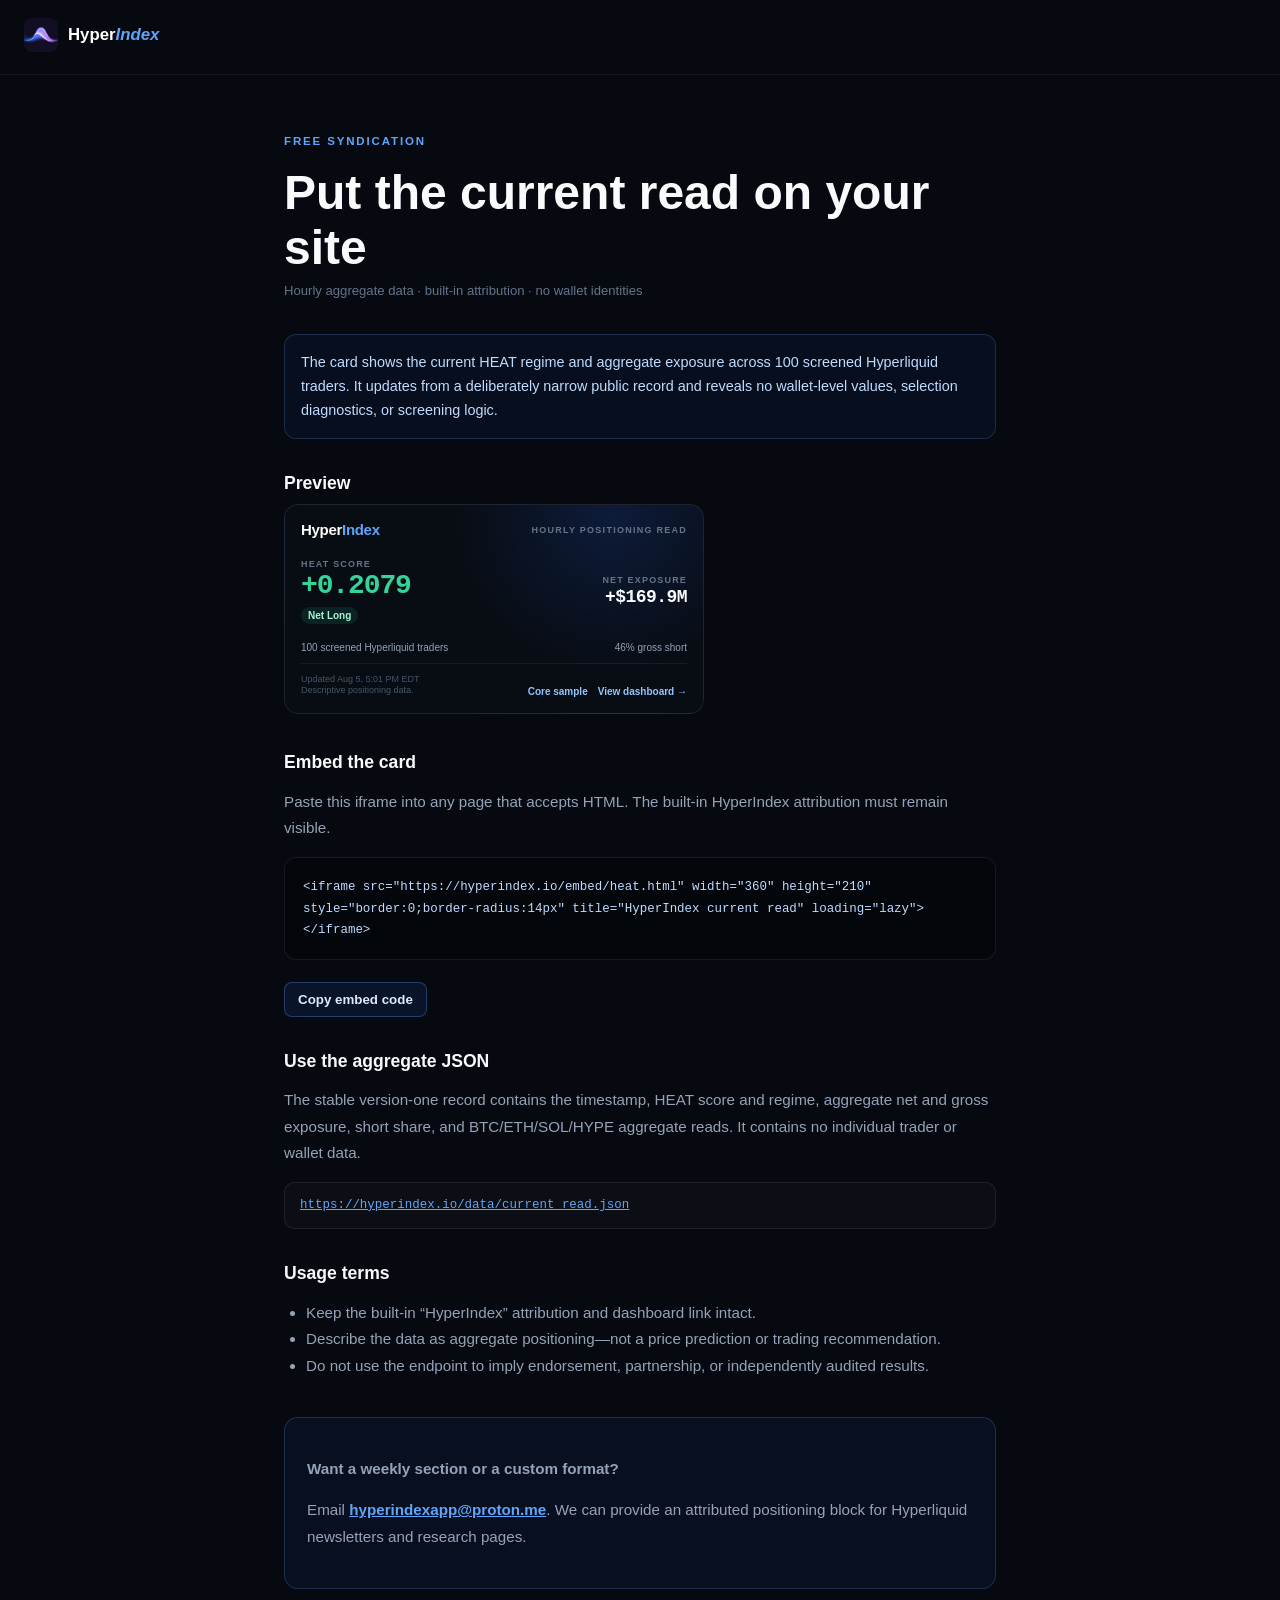
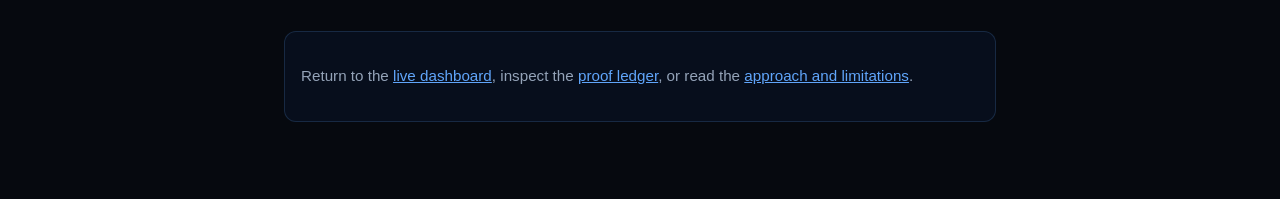
<file: embed.html>
<!DOCTYPE html>
<html lang="en">
<head>
    <meta charset="UTF-8">
    <meta name="viewport" content="width=device-width, initial-scale=1.0">
    <title>Embed the Current HyperIndex Read</title>
    <meta name="description" content="Add the hourly HyperIndex positioning read to a newsletter, research page, or community site with a privacy-safe embed or aggregate JSON endpoint.">
    <link rel="canonical" href="https://hyperindex.io/embed.html">
    <meta property="og:type" content="website">
    <meta property="og:url" content="https://hyperindex.io/embed.html">
    <meta property="og:title" content="Embed the Current HyperIndex Read">
    <meta property="og:description" content="A compact, hourly-updating read from 100 screened Hyperliquid traders.">
    <link rel="icon" type="image/jpeg" href="images/logo-icon.jpg">
    <link rel="stylesheet" href="legal.css">
    <style>
        .embed-preview { width: 100%; max-width: 420px; height: 210px; border: 0; border-radius: 14px; background: #080c13; }
        .code-shell { position: relative; margin: 14px 0; padding: 18px; border: 1px solid rgba(255,255,255,.08); border-radius: 12px; background: #03060a; overflow: auto; }
        .code-shell code { color: #bfdbfe; font: .78rem/1.65 ui-monospace, SFMono-Regular, Menlo, monospace; white-space: pre-wrap; word-break: break-word; }
        .copy-button { margin-top: 8px; padding: 9px 13px; border: 1px solid rgba(96,165,250,.3); border-radius: 8px; background: rgba(37,99,235,.12); color: #dbeafe; cursor: pointer; font-weight: 700; }
        .copy-button:hover { background: rgba(37,99,235,.2); }
        .endpoint { display: block; padding: 13px 15px; border: 1px solid rgba(255,255,255,.08); border-radius: 10px; background: rgba(255,255,255,.025); font: .78rem/1.5 ui-monospace, SFMono-Regular, Menlo, monospace; overflow-wrap: anywhere; }
    </style>
    <script defer src="analytics.js"></script>
</head>
<body>
    <header class="legal-header">
        <a href="index.html" class="brand"><img src="images/logo-icon.jpg" alt=""><span>Hyper<em>Index</em></span></a>
    </header>
    <main class="legal-main">
        <p class="eyebrow">Free syndication</p>
        <h1>Put the current read on your site</h1>
        <div class="legal-meta">Hourly aggregate data · built-in attribution · no wallet identities</div>

        <div class="callout">The card shows the current HEAT regime and aggregate exposure across 100 screened Hyperliquid traders. It updates from a deliberately narrow public record and reveals no wallet-level values, selection diagnostics, or screening logic.</div>

        <h2>Preview</h2>
        <iframe class="embed-preview" src="embed/heat.html" title="HyperIndex current read" loading="lazy"></iframe>

        <h2>Embed the card</h2>
        <p>Paste this iframe into any page that accepts HTML. The built-in HyperIndex attribution must remain visible.</p>
        <div class="code-shell"><code id="embedCode">&lt;iframe src=&quot;https://hyperindex.io/embed/heat.html&quot; width=&quot;360&quot; height=&quot;210&quot; style=&quot;border:0;border-radius:14px&quot; title=&quot;HyperIndex current read&quot; loading=&quot;lazy&quot;&gt;&lt;/iframe&gt;</code></div>
        <button class="copy-button" id="copyButton" type="button">Copy embed code</button>

        <h2>Use the aggregate JSON</h2>
        <p>The stable version-one record contains the timestamp, HEAT score and regime, aggregate net and gross exposure, short share, and BTC/ETH/SOL/HYPE aggregate reads. It contains no individual trader or wallet data.</p>
        <a class="endpoint" href="data/current_read.json">https://hyperindex.io/data/current_read.json</a>

        <h2>Usage terms</h2>
        <ul>
            <li>Keep the built-in “HyperIndex” attribution and dashboard link intact.</li>
            <li>Describe the data as aggregate positioning—not a price prediction or trading recommendation.</li>
            <li>Do not use the endpoint to imply endorsement, partnership, or independently audited results.</li>
        </ul>

        <div class="method-cta">
            <p><strong>Want a weekly section or a custom format?</strong></p>
            <p>Email <a href="mailto:hyperindexapp@proton.me?subject=HyperIndex%20syndication">hyperindexapp@proton.me</a>. We can provide an attributed positioning block for Hyperliquid newsletters and research pages.</p>
        </div>

        <div class="legal-note"><p>Return to the <a href="index.html">live dashboard</a>, inspect the <a href="proof.html">proof ledger</a>, or read the <a href="methodology.html">approach and limitations</a>.</p></div>
    </main>
    <script>
        document.getElementById('copyButton').addEventListener('click', async () => {
            const button = document.getElementById('copyButton');
            const code = document.getElementById('embedCode');
            const value = code.textContent.trim();
            let copied = false;
            try {
                if (navigator.clipboard) {
                    await navigator.clipboard.writeText(value);
                    copied = true;
                }
            } catch (_error) {}
            if (!copied) {
                const range = document.createRange();
                range.selectNodeContents(code);
                const selection = window.getSelection();
                selection.removeAllRanges();
                selection.addRange(range);
                copied = document.execCommand('copy');
                selection.removeAllRanges();
            }
            button.textContent = copied ? 'Copied' : 'Select and copy the code above';
            window.setTimeout(() => { button.textContent = 'Copy embed code'; }, 2200);
        });
    </script>
</body>
</html>
</file>
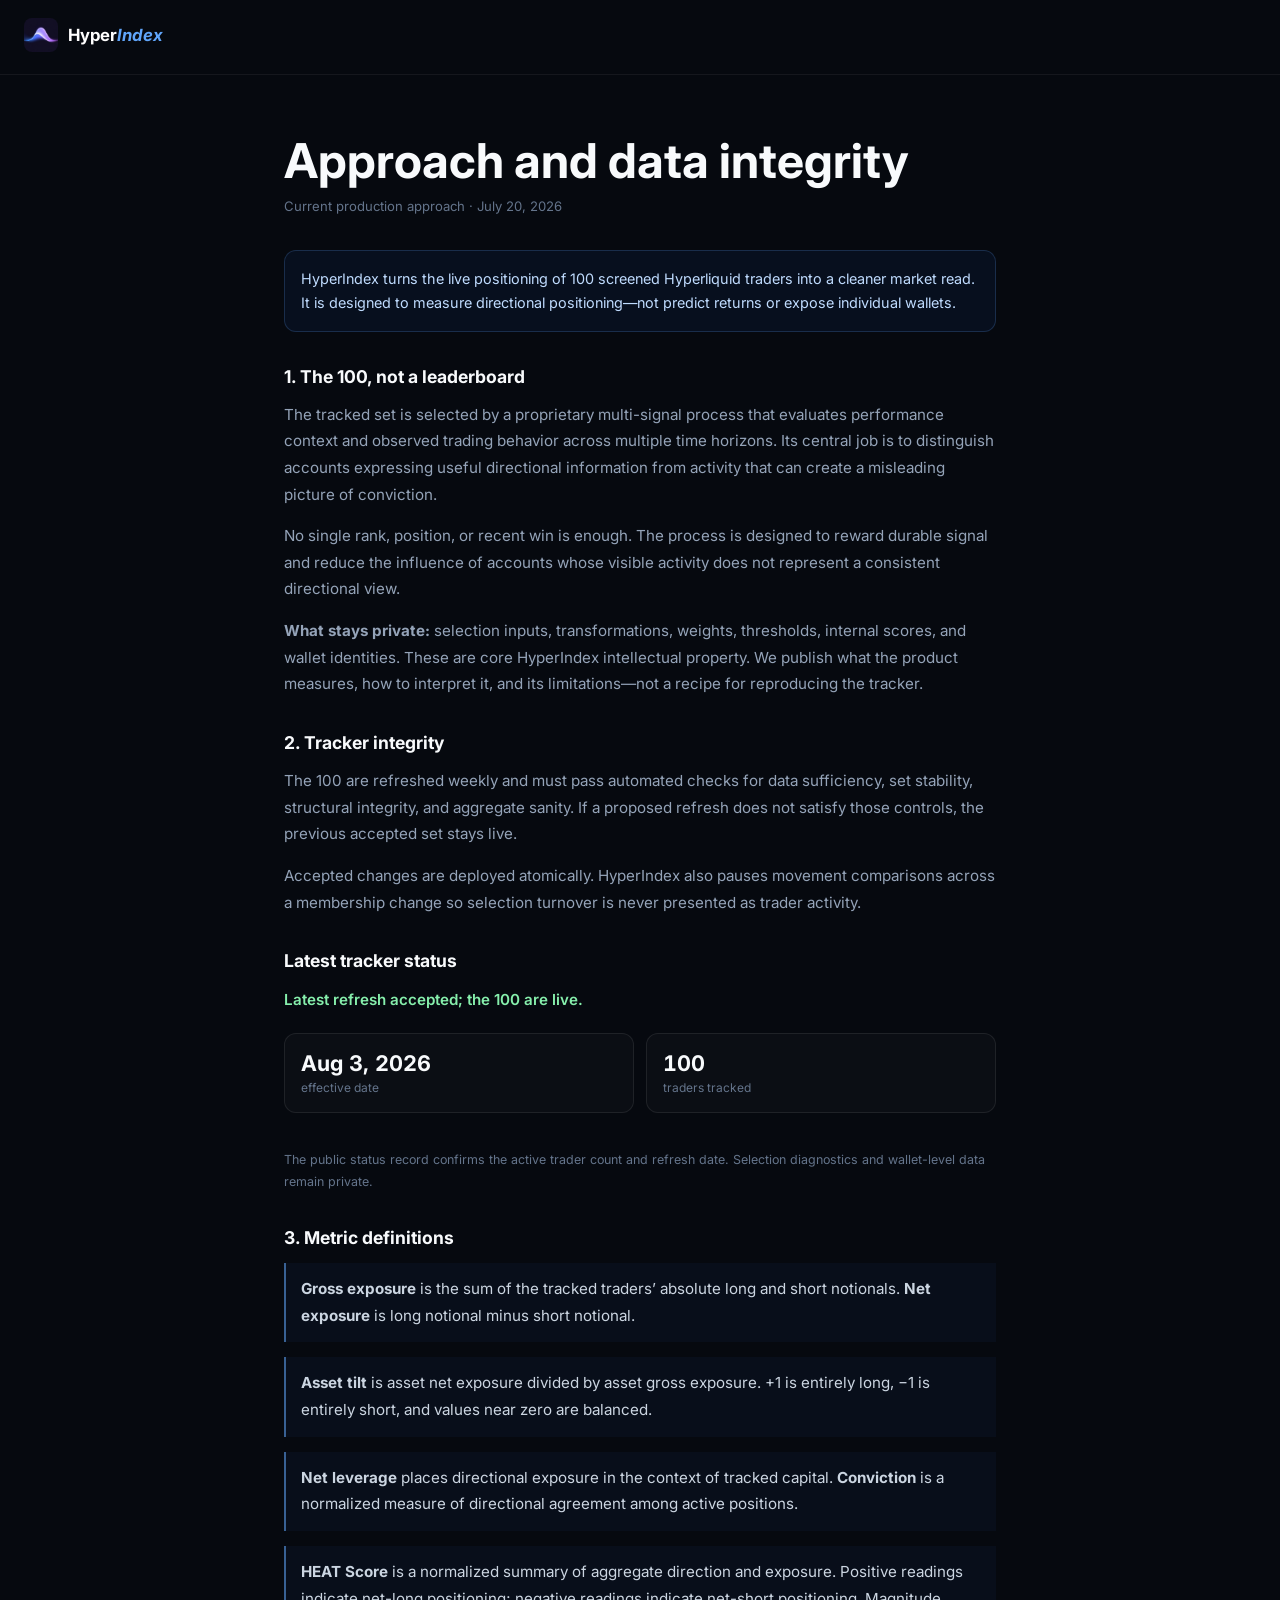
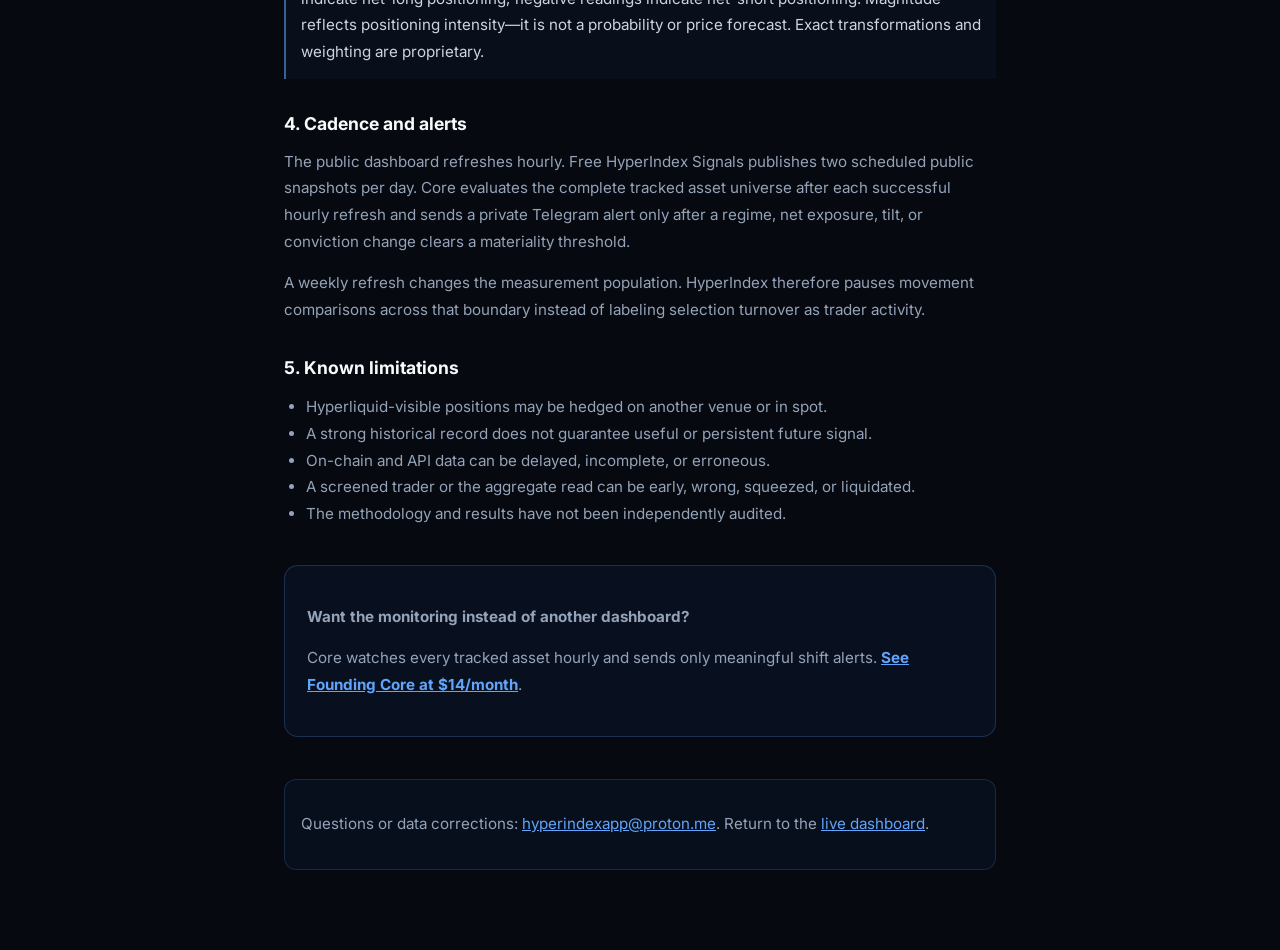
<file: methodology.html>
<!DOCTYPE html>
<html lang="en">
<head>
    <meta charset="UTF-8">
    <meta name="viewport" content="width=device-width, initial-scale=1.0">
    <title>Approach and Data Integrity — HyperIndex</title>
    <meta name="description" content="What HyperIndex measures, how its proprietary 100-trader set is maintained, and how to interpret the HEAT Score and alerts.">
    <link rel="canonical" href="https://hyperindex.io/methodology.html">
    <meta property="og:type" content="website">
    <meta property="og:url" content="https://hyperindex.io/methodology.html">
    <meta property="og:title" content="HyperIndex Approach and Data Integrity">
    <meta property="og:description" content="How to interpret the 100-trader aggregate read, HEAT Score, alert cadence, and known limitations.">
    <link href="https://fonts.googleapis.com/css2?family=Inter:wght@400;500;600;700&display=swap" rel="stylesheet">
    <link rel="icon" type="image/jpeg" href="images/logo-icon.jpg">
    <link rel="stylesheet" href="legal.css">
    <script defer src="analytics.js"></script>
</head>
<body>
    <header class="legal-header">
        <a href="index.html" class="brand"><img src="images/logo-icon.jpg" alt=""><span>Hyper<em>Index</em></span></a>
    </header>
    <main class="legal-main">
        <h1>Approach and data integrity</h1>
        <div class="legal-meta">Current production approach · July 20, 2026</div>

        <div class="callout">HyperIndex turns the live positioning of 100 screened Hyperliquid traders into a cleaner market read. It is designed to measure directional positioning—not predict returns or expose individual wallets.</div>

        <h2>1. The 100, not a leaderboard</h2>
        <p>The tracked set is selected by a proprietary multi-signal process that evaluates performance context and observed trading behavior across multiple time horizons. Its central job is to distinguish accounts expressing useful directional information from activity that can create a misleading picture of conviction.</p>
        <p>No single rank, position, or recent win is enough. The process is designed to reward durable signal and reduce the influence of accounts whose visible activity does not represent a consistent directional view.</p>
        <p><strong>What stays private:</strong> selection inputs, transformations, weights, thresholds, internal scores, and wallet identities. These are core HyperIndex intellectual property. We publish what the product measures, how to interpret it, and its limitations—not a recipe for reproducing the tracker.</p>

        <h2>2. Tracker integrity</h2>
        <p>The 100 are refreshed weekly and must pass automated checks for data sufficiency, set stability, structural integrity, and aggregate sanity. If a proposed refresh does not satisfy those controls, the previous accepted set stays live.</p>
        <p>Accepted changes are deployed atomically. HyperIndex also pauses movement comparisons across a membership change so selection turnover is never presented as trader activity.</p>

        <h2>Latest tracker status</h2>
        <p id="changeStatus" class="status-line">Loading the latest tracker status…</p>
        <div class="method-grid" aria-live="polite">
            <div class="method-stat"><strong id="changeDate">—</strong><span>effective date</span></div>
            <div class="method-stat"><strong id="cohortSize">—</strong><span>traders tracked</span></div>
        </div>
        <p class="fine-print">The public status record confirms the active trader count and refresh date. Selection diagnostics and wallet-level data remain private.</p>

        <h2>3. Metric definitions</h2>
        <p class="formula"><strong>Gross exposure</strong> is the sum of the tracked traders’ absolute long and short notionals. <strong>Net exposure</strong> is long notional minus short notional.</p>
        <p class="formula"><strong>Asset tilt</strong> is asset net exposure divided by asset gross exposure. +1 is entirely long, −1 is entirely short, and values near zero are balanced.</p>
        <p class="formula"><strong>Net leverage</strong> places directional exposure in the context of tracked capital. <strong>Conviction</strong> is a normalized measure of directional agreement among active positions.</p>
        <p class="formula"><strong>HEAT Score</strong> is a normalized summary of aggregate direction and exposure. Positive readings indicate net-long positioning; negative readings indicate net-short positioning. Magnitude reflects positioning intensity—it is not a probability or price forecast. Exact transformations and weighting are proprietary.</p>

        <h2>4. Cadence and alerts</h2>
        <p>The public dashboard refreshes hourly. Free HyperIndex Signals publishes two scheduled public snapshots per day. Core evaluates the complete tracked asset universe after each successful hourly refresh and sends a private Telegram alert only after a regime, net exposure, tilt, or conviction change clears a materiality threshold.</p>
        <p>A weekly refresh changes the measurement population. HyperIndex therefore pauses movement comparisons across that boundary instead of labeling selection turnover as trader activity.</p>

        <h2>5. Known limitations</h2>
        <ul>
            <li>Hyperliquid-visible positions may be hedged on another venue or in spot.</li>
            <li>A strong historical record does not guarantee useful or persistent future signal.</li>
            <li>On-chain and API data can be delayed, incomplete, or erroneous.</li>
            <li>A screened trader or the aggregate read can be early, wrong, squeezed, or liquidated.</li>
            <li>The methodology and results have not been independently audited.</li>
        </ul>

        <div class="method-cta">
            <p><strong>Want the monitoring instead of another dashboard?</strong></p>
            <p>Core watches every tracked asset hourly and sends only meaningful shift alerts. <a href="index.html#core">See Founding Core at $14/month</a>.</p>
        </div>

        <div class="legal-note"><p>Questions or data corrections: <a href="mailto:hyperindexapp@proton.me?subject=HyperIndex%20approach">hyperindexapp@proton.me</a>. Return to the <a href="index.html">live dashboard</a>.</p></div>
    </main>
    <script>
        const formatDate = (value) => {
            const date = new Date(`${value}T12:00:00`);
            return Number.isNaN(date.getTime()) ? value : date.toLocaleDateString('en-US', { month: 'short', day: 'numeric', year: 'numeric' });
        };

        fetch('data/cohort_change_latest.json', { cache: 'no-store' })
            .then((response) => {
                if (!response.ok) throw new Error('change record unavailable');
                return response.json();
            })
            .then((record) => {
                document.getElementById('changeStatus').textContent = record.status === 'deployed'
                    ? 'Latest refresh accepted; the 100 are live.'
                    : `Latest tracker status: ${record.status}`;
                document.getElementById('changeDate').textContent = formatDate(record.effective_date);
                document.getElementById('cohortSize').textContent = Number(record.cohort_size).toLocaleString();
            })
            .catch(() => {
                document.getElementById('changeStatus').textContent = 'The latest public change record is temporarily unavailable; the live dashboard remains on the last accepted set.';
            });
    </script>
</body>
</html>
</file>
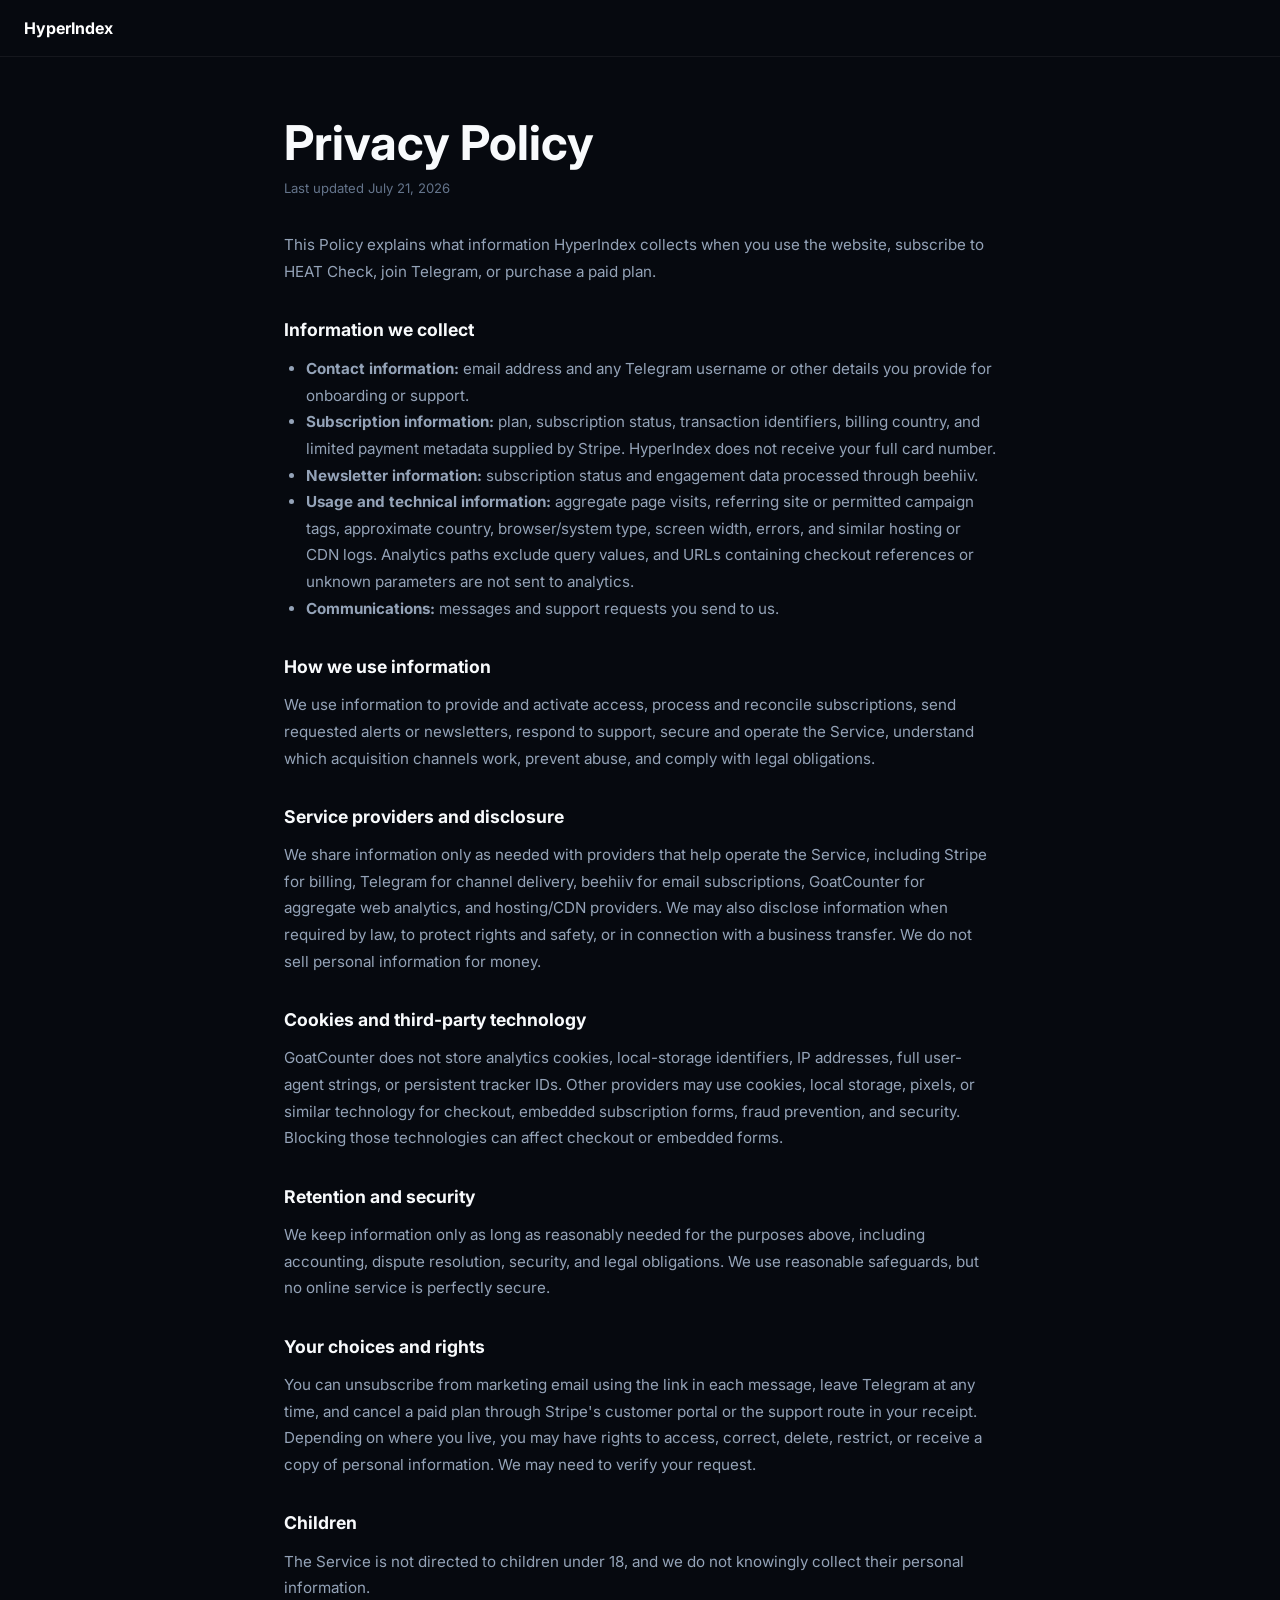
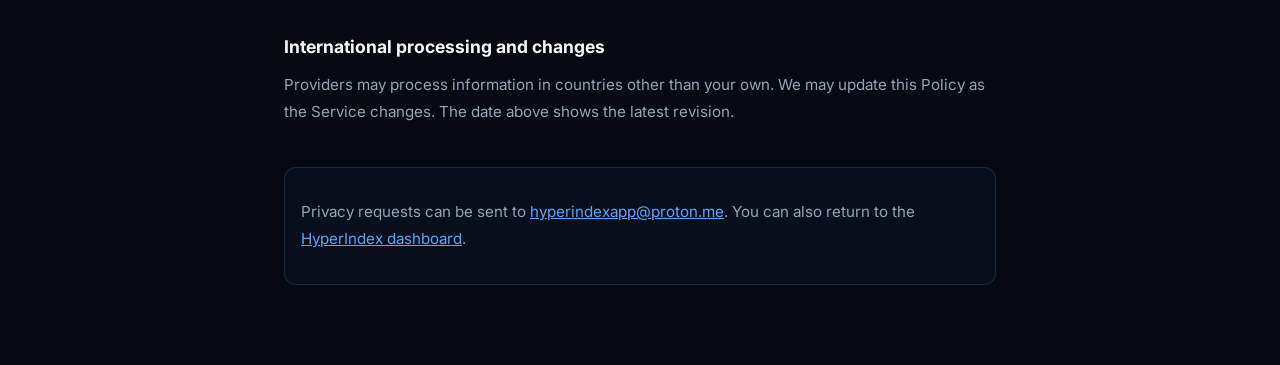
<file: privacy.html>
<!DOCTYPE html>
<html lang="en">
<head>
    <meta charset="UTF-8">
    <meta name="viewport" content="width=device-width, initial-scale=1.0">
    <title>Privacy Policy — HyperIndex</title>
    <meta name="description" content="HyperIndex privacy policy.">
    <link rel="canonical" href="https://hyperindex.io/privacy.html">
    <link href="https://fonts.googleapis.com/css2?family=Inter:wght@400;500;600;700&display=swap" rel="stylesheet">
    <link rel="icon" type="image/jpeg" href="images/logo-icon.jpg">
    <link rel="stylesheet" href="legal.css">
    <script defer src="analytics.js"></script>
</head>
<body>
    <header class="legal-header"><a href="index.html">HyperIndex</a></header>
    <main class="legal-main">
        <h1>Privacy Policy</h1>
        <div class="legal-meta">Last updated July 21, 2026</div>

        <p>This Policy explains what information HyperIndex collects when you use the website, subscribe to HEAT Check, join Telegram, or purchase a paid plan.</p>

        <h2>Information we collect</h2>
        <ul>
            <li><strong>Contact information:</strong> email address and any Telegram username or other details you provide for onboarding or support.</li>
            <li><strong>Subscription information:</strong> plan, subscription status, transaction identifiers, billing country, and limited payment metadata supplied by Stripe. HyperIndex does not receive your full card number.</li>
            <li><strong>Newsletter information:</strong> subscription status and engagement data processed through beehiiv.</li>
            <li><strong>Usage and technical information:</strong> aggregate page visits, referring site or permitted campaign tags, approximate country, browser/system type, screen width, errors, and similar hosting or CDN logs. Analytics paths exclude query values, and URLs containing checkout references or unknown parameters are not sent to analytics.</li>
            <li><strong>Communications:</strong> messages and support requests you send to us.</li>
        </ul>

        <h2>How we use information</h2>
        <p>We use information to provide and activate access, process and reconcile subscriptions, send requested alerts or newsletters, respond to support, secure and operate the Service, understand which acquisition channels work, prevent abuse, and comply with legal obligations.</p>

        <h2>Service providers and disclosure</h2>
        <p>We share information only as needed with providers that help operate the Service, including Stripe for billing, Telegram for channel delivery, beehiiv for email subscriptions, GoatCounter for aggregate web analytics, and hosting/CDN providers. We may also disclose information when required by law, to protect rights and safety, or in connection with a business transfer. We do not sell personal information for money.</p>

        <h2>Cookies and third-party technology</h2>
        <p>GoatCounter does not store analytics cookies, local-storage identifiers, IP addresses, full user-agent strings, or persistent tracker IDs. Other providers may use cookies, local storage, pixels, or similar technology for checkout, embedded subscription forms, fraud prevention, and security. Blocking those technologies can affect checkout or embedded forms.</p>

        <h2>Retention and security</h2>
        <p>We keep information only as long as reasonably needed for the purposes above, including accounting, dispute resolution, security, and legal obligations. We use reasonable safeguards, but no online service is perfectly secure.</p>

        <h2>Your choices and rights</h2>
        <p>You can unsubscribe from marketing email using the link in each message, leave Telegram at any time, and cancel a paid plan through Stripe's customer portal or the support route in your receipt. Depending on where you live, you may have rights to access, correct, delete, restrict, or receive a copy of personal information. We may need to verify your request.</p>

        <h2>Children</h2>
        <p>The Service is not directed to children under 18, and we do not knowingly collect their personal information.</p>

        <h2>International processing and changes</h2>
        <p>Providers may process information in countries other than your own. We may update this Policy as the Service changes. The date above shows the latest revision.</p>

        <div class="legal-note"><p>Privacy requests can be sent to <a href="mailto:hyperindexapp@proton.me?subject=HyperIndex%20privacy%20request">hyperindexapp@proton.me</a>. You can also return to the <a href="index.html">HyperIndex dashboard</a>.</p></div>
    </main>
</body>
</html>
</file>
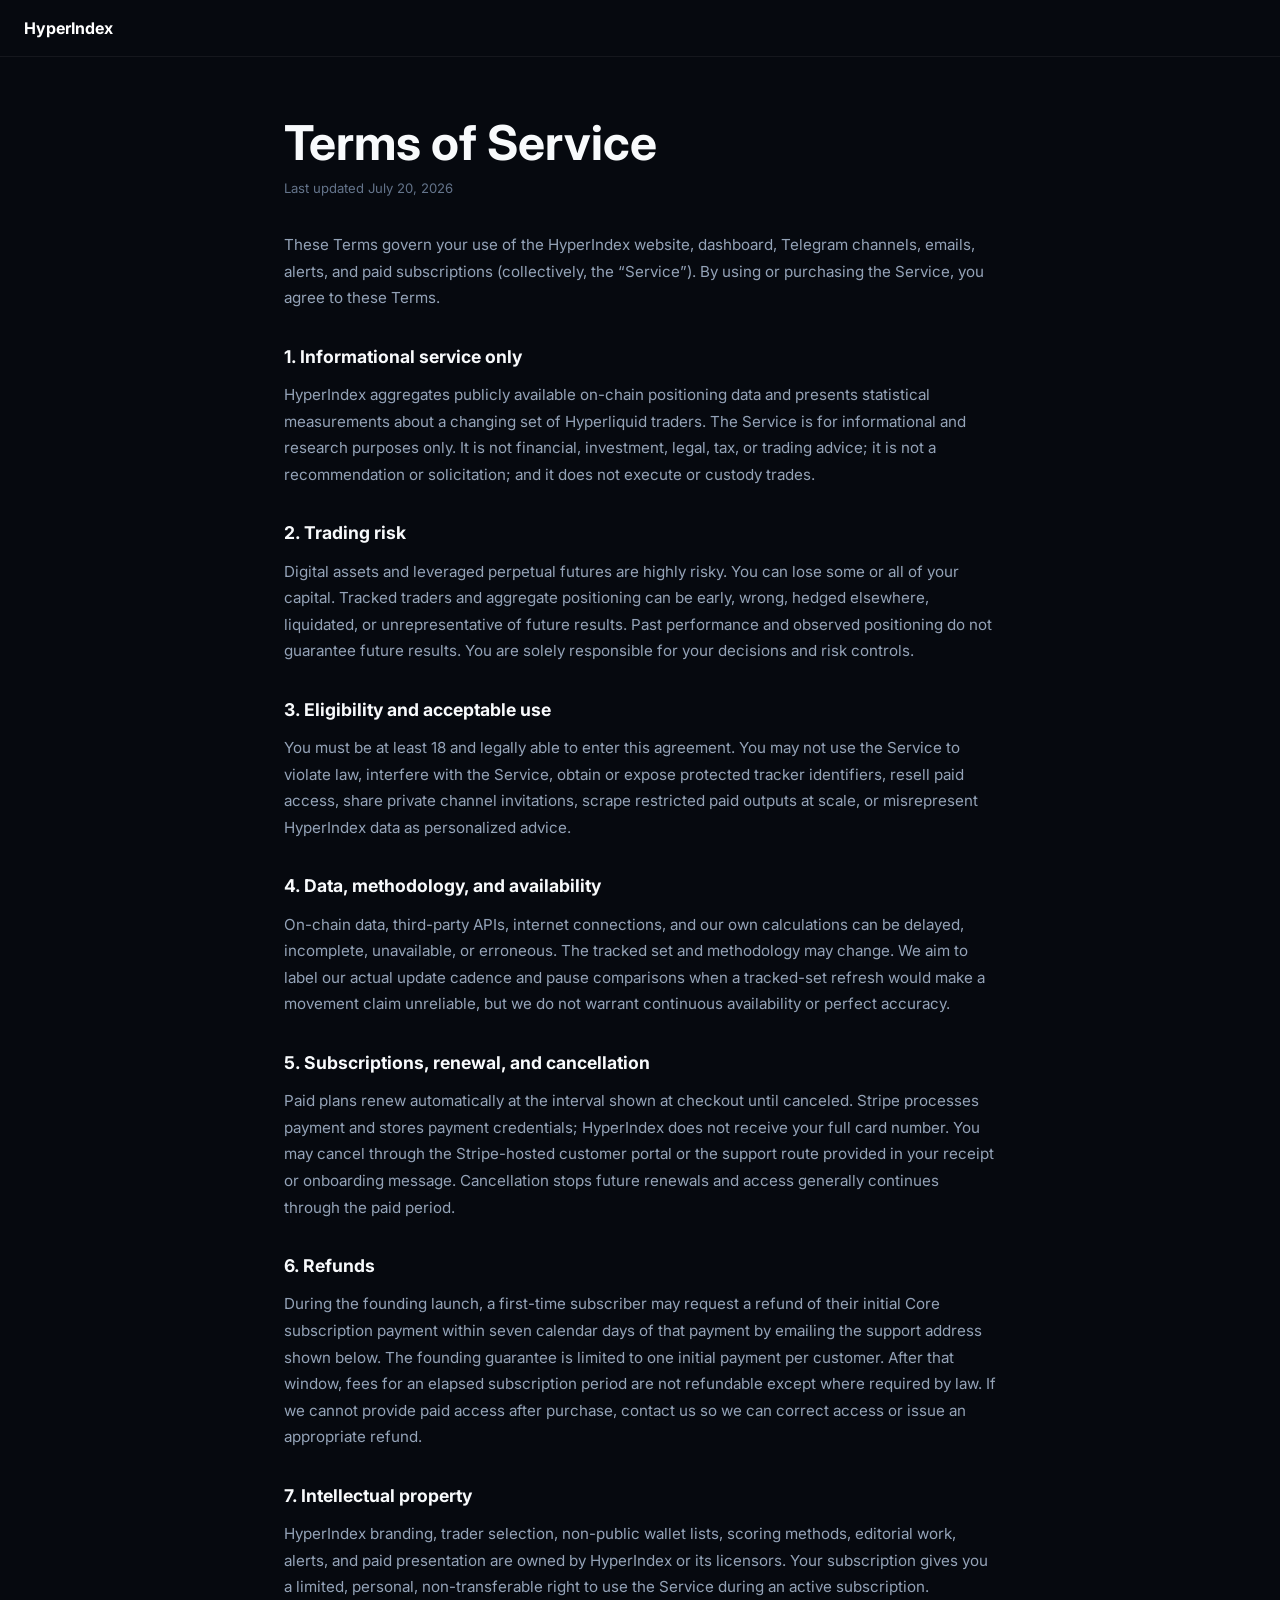
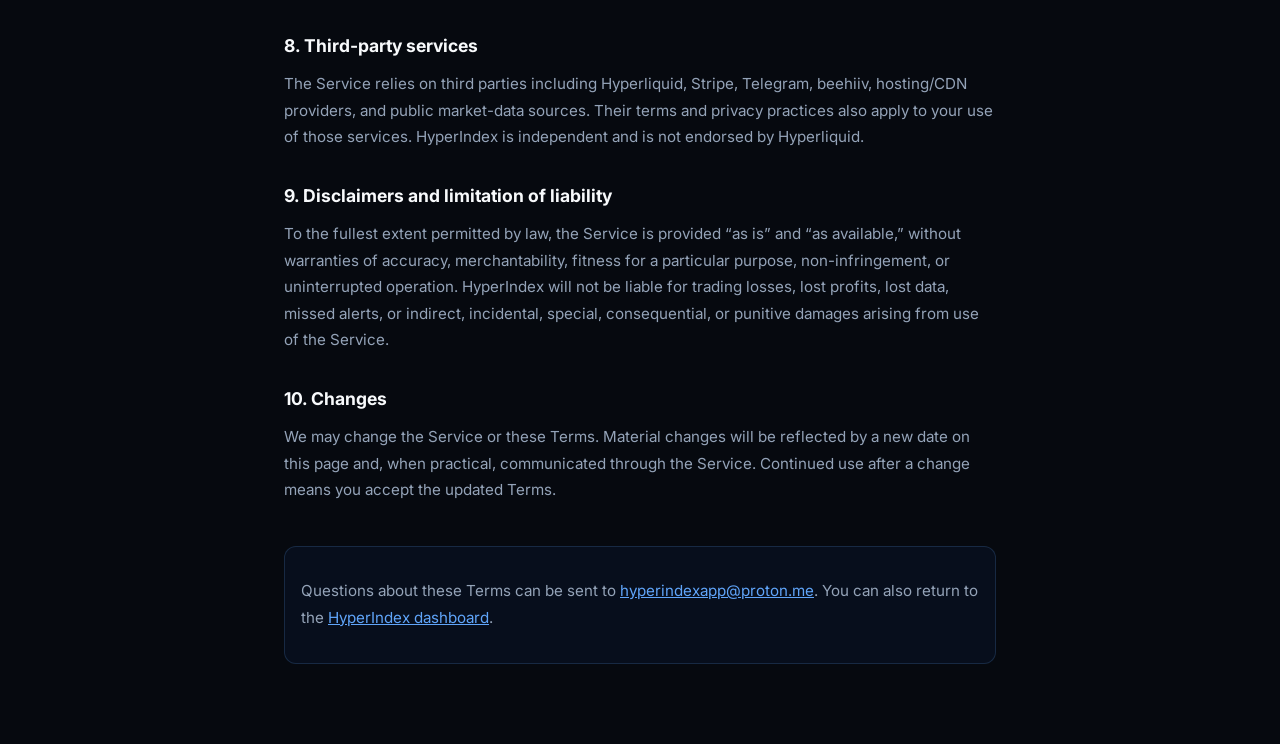
<file: terms.html>
<!DOCTYPE html>
<html lang="en">
<head>
    <meta charset="UTF-8">
    <meta name="viewport" content="width=device-width, initial-scale=1.0">
    <title>Terms of Service — HyperIndex</title>
    <meta name="description" content="HyperIndex terms of service.">
    <link rel="canonical" href="https://hyperindex.io/terms.html">
    <link href="https://fonts.googleapis.com/css2?family=Inter:wght@400;500;600;700&display=swap" rel="stylesheet">
    <link rel="icon" type="image/jpeg" href="images/logo-icon.jpg">
    <link rel="stylesheet" href="legal.css">
    <script defer src="analytics.js"></script>
</head>
<body>
    <header class="legal-header"><a href="index.html">HyperIndex</a></header>
    <main class="legal-main">
        <h1>Terms of Service</h1>
        <div class="legal-meta">Last updated July 20, 2026</div>

        <p>These Terms govern your use of the HyperIndex website, dashboard, Telegram channels, emails, alerts, and paid subscriptions (collectively, the “Service”). By using or purchasing the Service, you agree to these Terms.</p>

        <h2>1. Informational service only</h2>
        <p>HyperIndex aggregates publicly available on-chain positioning data and presents statistical measurements about a changing set of Hyperliquid traders. The Service is for informational and research purposes only. It is not financial, investment, legal, tax, or trading advice; it is not a recommendation or solicitation; and it does not execute or custody trades.</p>

        <h2>2. Trading risk</h2>
        <p>Digital assets and leveraged perpetual futures are highly risky. You can lose some or all of your capital. Tracked traders and aggregate positioning can be early, wrong, hedged elsewhere, liquidated, or unrepresentative of future results. Past performance and observed positioning do not guarantee future results. You are solely responsible for your decisions and risk controls.</p>

        <h2>3. Eligibility and acceptable use</h2>
        <p>You must be at least 18 and legally able to enter this agreement. You may not use the Service to violate law, interfere with the Service, obtain or expose protected tracker identifiers, resell paid access, share private channel invitations, scrape restricted paid outputs at scale, or misrepresent HyperIndex data as personalized advice.</p>

        <h2>4. Data, methodology, and availability</h2>
        <p>On-chain data, third-party APIs, internet connections, and our own calculations can be delayed, incomplete, unavailable, or erroneous. The tracked set and methodology may change. We aim to label our actual update cadence and pause comparisons when a tracked-set refresh would make a movement claim unreliable, but we do not warrant continuous availability or perfect accuracy.</p>

        <h2>5. Subscriptions, renewal, and cancellation</h2>
        <p>Paid plans renew automatically at the interval shown at checkout until canceled. Stripe processes payment and stores payment credentials; HyperIndex does not receive your full card number. You may cancel through the Stripe-hosted customer portal or the support route provided in your receipt or onboarding message. Cancellation stops future renewals and access generally continues through the paid period.</p>

        <h2>6. Refunds</h2>
        <p>During the founding launch, a first-time subscriber may request a refund of their initial Core subscription payment within seven calendar days of that payment by emailing the support address shown below. The founding guarantee is limited to one initial payment per customer. After that window, fees for an elapsed subscription period are not refundable except where required by law. If we cannot provide paid access after purchase, contact us so we can correct access or issue an appropriate refund.</p>

        <h2>7. Intellectual property</h2>
        <p>HyperIndex branding, trader selection, non-public wallet lists, scoring methods, editorial work, alerts, and paid presentation are owned by HyperIndex or its licensors. Your subscription gives you a limited, personal, non-transferable right to use the Service during an active subscription.</p>

        <h2>8. Third-party services</h2>
        <p>The Service relies on third parties including Hyperliquid, Stripe, Telegram, beehiiv, hosting/CDN providers, and public market-data sources. Their terms and privacy practices also apply to your use of those services. HyperIndex is independent and is not endorsed by Hyperliquid.</p>

        <h2>9. Disclaimers and limitation of liability</h2>
        <p>To the fullest extent permitted by law, the Service is provided “as is” and “as available,” without warranties of accuracy, merchantability, fitness for a particular purpose, non-infringement, or uninterrupted operation. HyperIndex will not be liable for trading losses, lost profits, lost data, missed alerts, or indirect, incidental, special, consequential, or punitive damages arising from use of the Service.</p>

        <h2>10. Changes</h2>
        <p>We may change the Service or these Terms. Material changes will be reflected by a new date on this page and, when practical, communicated through the Service. Continued use after a change means you accept the updated Terms.</p>

        <div class="legal-note"><p>Questions about these Terms can be sent to <a href="mailto:hyperindexapp@proton.me?subject=HyperIndex%20Terms">hyperindexapp@proton.me</a>. You can also return to the <a href="index.html">HyperIndex dashboard</a>.</p></div>
    </main>
</body>
</html>
</file>
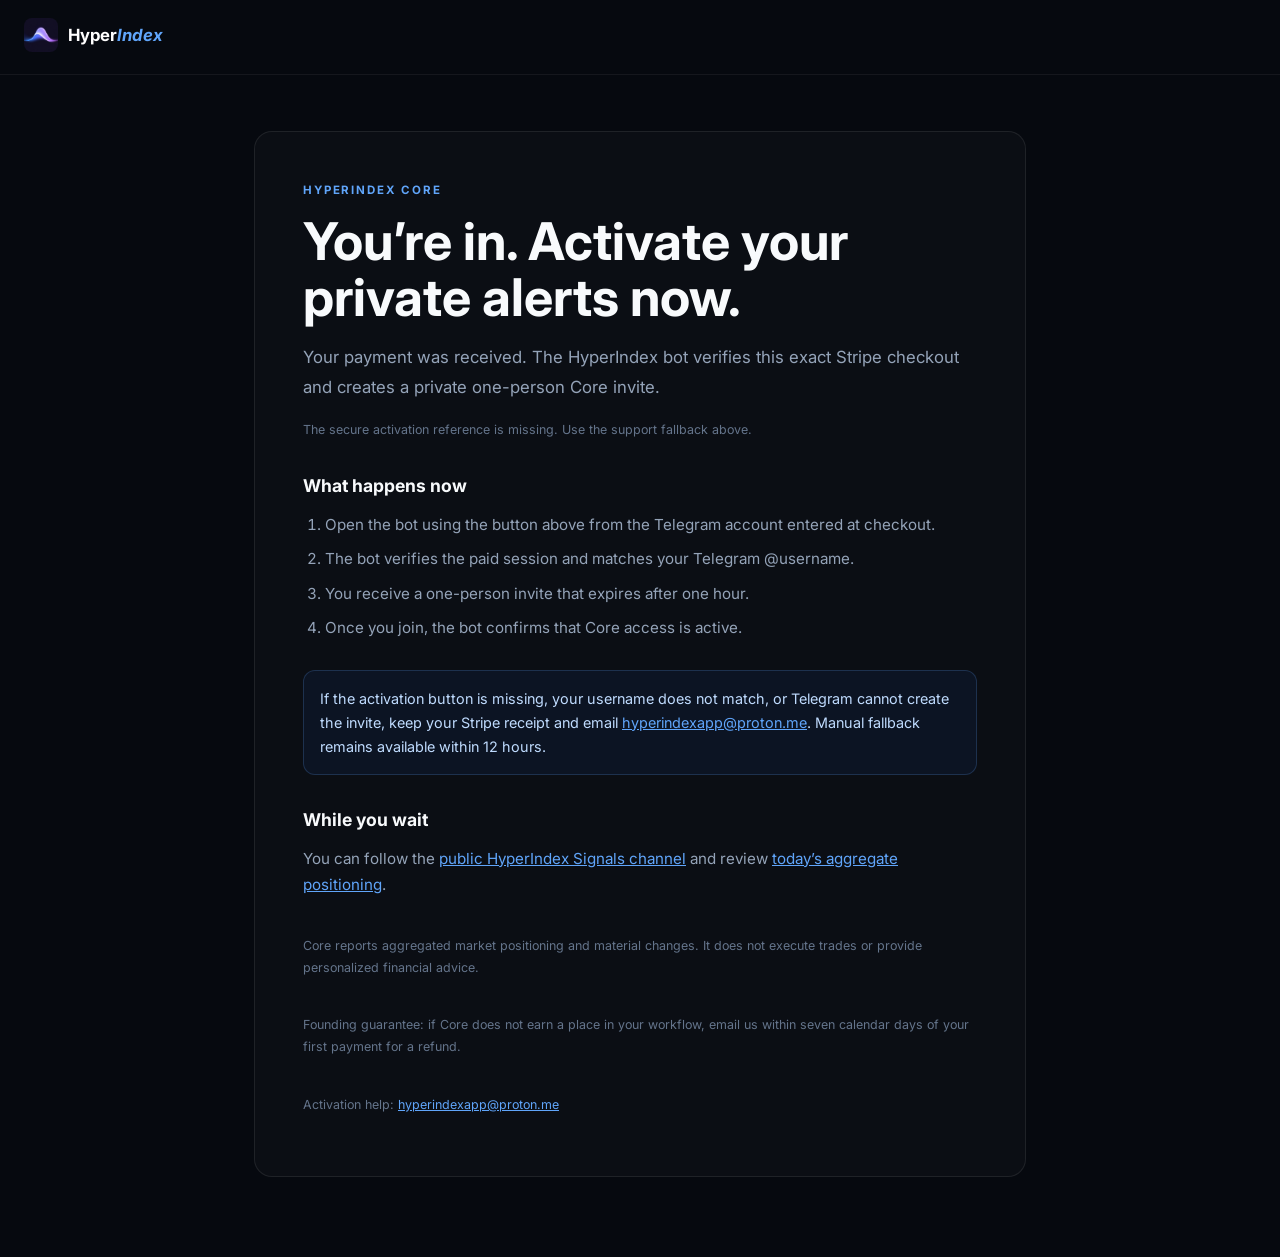
<file: welcome.html>
<!DOCTYPE html>
<html lang="en">
<head>
    <meta charset="UTF-8">
    <meta name="viewport" content="width=device-width, initial-scale=1.0">
    <meta name="robots" content="noindex">
    <title>Welcome to HyperIndex Core</title>
    <link href="https://fonts.googleapis.com/css2?family=Inter:wght@400;500;600;700&display=swap" rel="stylesheet">
    <link rel="icon" type="image/jpeg" href="images/logo-icon.jpg">
    <link rel="stylesheet" href="legal.css">
    <script defer src="analytics.js"></script>
</head>
<body>
    <header class="legal-header">
        <a href="index.html" class="brand" aria-label="HyperIndex home">
            <img src="images/logo-icon.jpg" alt="">
            <span>Hyper<em>Index</em></span>
        </a>
    </header>
    <main class="legal-shell">
        <article class="legal-card">
            <p class="eyebrow">HyperIndex Core</p>
            <h1>You’re in. Activate your private alerts now.</h1>
            <p class="lede">Your payment was received. The HyperIndex bot verifies this exact Stripe checkout and creates a private one-person Core invite.</p>

            <a id="activateCore" class="primary-action hidden" href="#" rel="noopener">Activate Core in Telegram</a>
            <p id="activationStatus" class="activation-status"></p>

            <h2>What happens now</h2>
            <ol>
                <li>Open the bot using the button above from the Telegram account entered at checkout.</li>
                <li>The bot verifies the paid session and matches your Telegram @username.</li>
                <li>You receive a one-person invite that expires after one hour.</li>
                <li>Once you join, the bot confirms that Core access is active.</li>
            </ol>

            <div class="callout">
                If the activation button is missing, your username does not match, or Telegram cannot create the invite, keep your Stripe receipt and email <a href="mailto:hyperindexapp@proton.me?subject=HyperIndex%20Core%20activation">hyperindexapp@proton.me</a>. Manual fallback remains available within 12 hours.
            </div>

            <h2>While you wait</h2>
            <p>You can follow the <a href="https://t.me/HyperIndexSignals" target="_blank" rel="noopener">public HyperIndex Signals channel</a> and review <a href="index.html#dashboard">today’s aggregate positioning</a>.</p>

            <p class="fine-print">Core reports aggregated market positioning and material changes. It does not execute trades or provide personalized financial advice.</p>
            <p class="fine-print">Founding guarantee: if Core does not earn a place in your workflow, email us within seven calendar days of your first payment for a refund.</p>
            <p class="fine-print">Activation help: <a href="mailto:hyperindexapp@proton.me?subject=HyperIndex%20Core%20support">hyperindexapp@proton.me</a></p>
        </article>
    </main>
    <script>
        (() => {
            const button = document.getElementById('activateCore');
            const status = document.getElementById('activationStatus');
            const sessionId = new URLSearchParams(window.location.search).get('session_id') || '';
            const match = sessionId.match(/^cs_(live|test)_([A-Za-z0-9]+)$/);
            if (!match) {
                status.textContent = 'The secure activation reference is missing. Use the support fallback above.';
                return;
            }
            const payload = `${match[1] === 'live' ? 'l' : 't'}_${match[2]}`;
            if (payload.length > 64) {
                status.textContent = 'This checkout reference needs manual activation. Use the support fallback above.';
                return;
            }
            button.href = `https://t.me/HyperIndexSignalsBot?start=${encodeURIComponent(payload)}`;
            button.classList.remove('hidden');
            status.textContent = 'Use the same Telegram @username you entered during checkout.';
        })();
    </script>
</body>
</html>
</file>
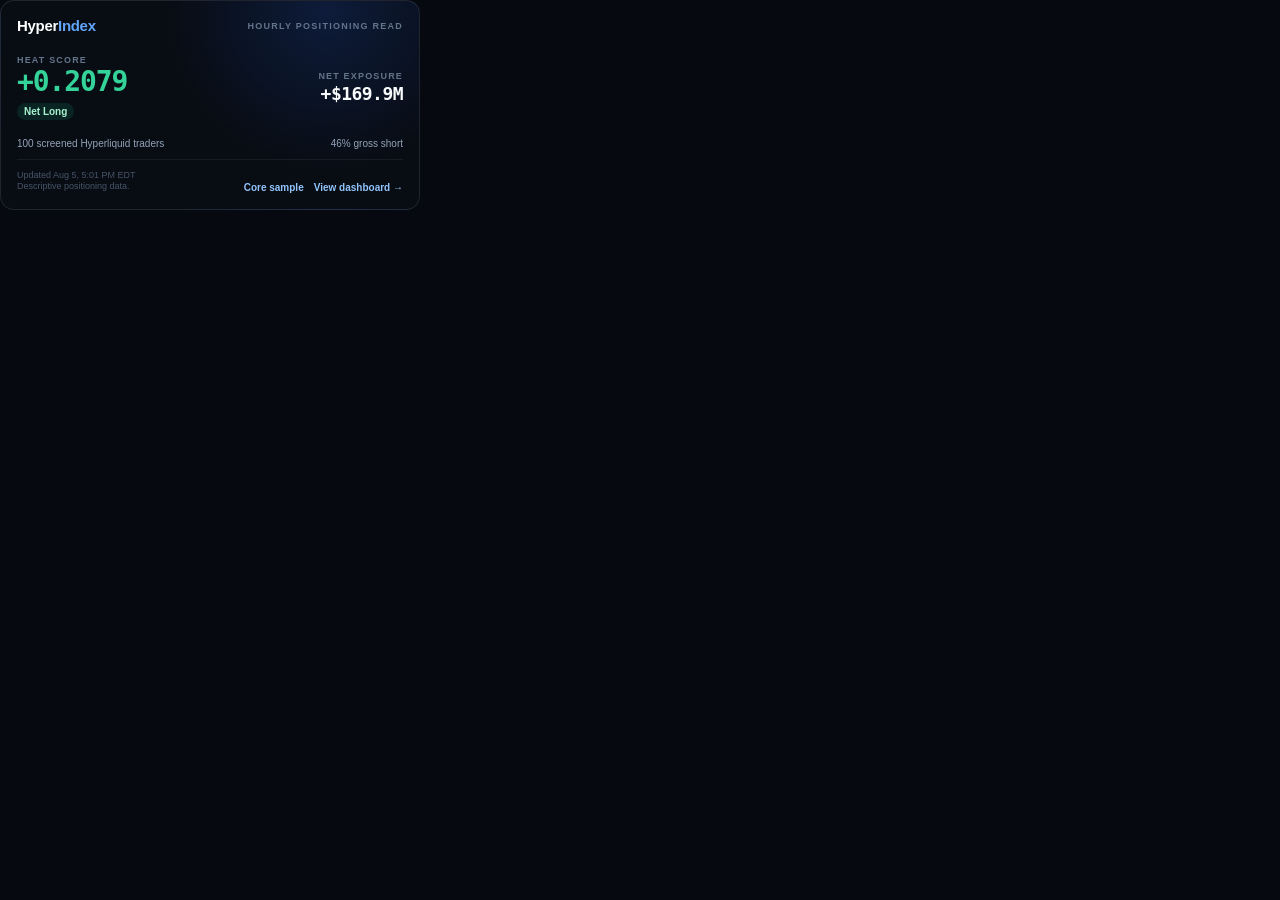
<file: embed/heat.html>
<!DOCTYPE html>
<html lang="en">
<head>
    <meta charset="UTF-8">
    <meta name="viewport" content="width=device-width, initial-scale=1.0">
    <meta name="robots" content="noindex, follow">
    <title>HyperIndex current read</title>
    <style>
        :root { color-scheme: dark; font-family: Inter, ui-sans-serif, -apple-system, BlinkMacSystemFont, "Segoe UI", sans-serif; }
        * { box-sizing: border-box; }
        html, body { width: 100%; height: 100%; margin: 0; }
        body { min-width: 300px; display: flex; align-items: stretch; background: #06090f; color: #f8fafc; }
        .card {
            width: 100%; max-width: 420px; min-height: 200px; height: 100%; max-height: 210px; padding: 16px;
            display: flex; flex-direction: column; justify-content: space-between;
            border: 1px solid rgba(148, 163, 184, .16); border-radius: 14px;
            background: radial-gradient(circle at 78% 5%, rgba(37, 99, 235, .18), transparent 42%), #080c13;
            overflow: hidden;
        }
        header, .links, .read, .context { display: flex; align-items: center; }
        header { justify-content: space-between; gap: 12px; }
        .brand { color: #fff; text-decoration: none; font-size: 15px; font-weight: 760; letter-spacing: -.02em; }
        .brand span { color: #60a5fa; }
        .cadence { color: #64748b; font-size: 9px; font-weight: 750; letter-spacing: .14em; text-transform: uppercase; }
        .read { justify-content: space-between; gap: 16px; margin: 12px 0 9px; }
        .label { margin: 0 0 3px; color: #64748b; font-size: 9px; font-weight: 750; letter-spacing: .13em; text-transform: uppercase; }
        .heat { margin: 0; font: 760 28px/1 ui-monospace, SFMono-Regular, Menlo, monospace; letter-spacing: -.04em; }
        .regime { display: inline-block; margin-top: 7px; padding: 3px 7px; border-radius: 999px; font-size: 10px; font-weight: 750; }
        .net { text-align: right; }
        .net strong { display: block; font: 700 18px/1.1 ui-monospace, SFMono-Regular, Menlo, monospace; letter-spacing: -.03em; }
        .context { justify-content: space-between; gap: 12px; color: #94a3b8; font-size: 10px; }
        .context span:last-child { white-space: nowrap; }
        footer { display: flex; align-items: flex-end; justify-content: space-between; gap: 10px; padding-top: 10px; border-top: 1px solid rgba(148, 163, 184, .11); }
        .updated { margin: 0; color: #475569; font-size: 9px; line-height: 1.3; }
        .links { justify-content: flex-end; gap: 10px; white-space: nowrap; }
        .links a { color: #93c5fd; font-size: 10px; font-weight: 700; text-decoration: none; }
        .links a:hover, .links a:focus { color: #dbeafe; text-decoration: underline; }
        body[data-tone="short"] .heat { color: #fb7185; }
        body[data-tone="short"] .regime { color: #fecdd3; background: rgba(244, 63, 94, .14); }
        body[data-tone="long"] .heat { color: #34d399; }
        body[data-tone="long"] .regime { color: #a7f3d0; background: rgba(16, 185, 129, .14); }
        body[data-tone="neutral"] .heat { color: #fcd34d; }
        body[data-tone="neutral"] .regime { color: #fde68a; background: rgba(245, 158, 11, .14); }
        @media (max-width: 330px) { .context span:first-child { max-width: 160px; } .links { gap: 7px; } }
    </style>
    <script defer src="../analytics.js"></script>
</head>
<body data-tone="neutral">
    <main class="card" aria-live="polite">
        <header>
            <a class="brand" href="https://hyperindex.io/?utm_source=embed&amp;utm_medium=referral&amp;utm_campaign=current_read&amp;utm_content=brand" target="_blank" rel="noopener">Hyper<span>Index</span></a>
            <span class="cadence">Hourly positioning read</span>
        </header>
        <section class="read" aria-label="Current HyperIndex reading">
            <div>
                <p class="label">HEAT score</p>
                <p class="heat" id="heat">—</p>
                <span class="regime" id="regime">Loading</span>
            </div>
            <div class="net">
                <p class="label">Net exposure</p>
                <strong id="net">—</strong>
            </div>
        </section>
        <div class="context">
            <span id="traderContext">100 screened Hyperliquid traders</span>
            <span id="shortShare">— gross short</span>
        </div>
        <footer>
            <p class="updated" id="updated">Fetching the current read…<br>Descriptive positioning data.</p>
            <nav class="links" aria-label="HyperIndex links">
                <a href="https://t.me/HyperIndexSignalsBot?start=sample_site" target="_blank" rel="noopener">Core sample</a>
                <a href="https://hyperindex.io/?utm_source=embed&amp;utm_medium=referral&amp;utm_campaign=current_read&amp;utm_content=card" target="_blank" rel="noopener">View dashboard →</a>
            </nav>
        </footer>
    </main>
    <script>
        (() => {
            'use strict';
            const byId = (id) => document.getElementById(id);
            const formatUSD = (raw) => {
                const value = Number(raw);
                if (!Number.isFinite(value)) return '—';
                const sign = value < 0 ? '-' : value > 0 ? '+' : '';
                const absolute = Math.abs(value);
                if (absolute >= 1e9) return `${sign}$${(absolute / 1e9).toFixed(2)}B`;
                if (absolute >= 1e6) return `${sign}$${(absolute / 1e6).toFixed(1)}M`;
                return `${sign}$${absolute.toFixed(0)}`;
            };
            const formatTime = (raw) => new Intl.DateTimeFormat('en-US', {
                timeZone: 'America/New_York', month: 'short', day: 'numeric',
                hour: 'numeric', minute: '2-digit', timeZoneName: 'short'
            }).format(new Date(raw));

            fetch('../data/current_read.json', { cache: 'no-store' })
                .then((response) => {
                    if (!response.ok) throw new Error('current_read_unavailable');
                    return response.json();
                })
                .then((read) => {
                    const score = Number(read.heat_score);
                    const share = Number(read.short_share);
                    if (!Number.isFinite(score) || !Number.isFinite(share)) throw new Error('invalid_current_read');
                    document.body.dataset.tone = score > .05 ? 'long' : score < -.05 ? 'short' : 'neutral';
                    byId('heat').textContent = `${score > 0 ? '+' : ''}${score.toFixed(4)}`;
                    byId('regime').textContent = read.regime;
                    byId('net').textContent = formatUSD(read.net_usd);
                    byId('traderContext').textContent = `${Number(read.screened_traders)} screened Hyperliquid traders`;
                    byId('shortShare').textContent = `${Math.round(share * 100)}% gross short`;
                    byId('updated').innerHTML = `Updated ${formatTime(read.generated_at)}<br>Descriptive positioning data.`;
                })
                .catch(() => {
                    byId('regime').textContent = 'Temporarily unavailable';
                    byId('shortShare').textContent = 'Refresh shortly';
                    byId('updated').innerHTML = 'Current read unavailable.<br>Please try again shortly.';
                });
        })();
    </script>
</body>
</html>
</file>
<file: legal.css>
:root {
    color-scheme: dark;
    font-family: Inter, -apple-system, BlinkMacSystemFont, "Segoe UI", sans-serif;
    background: #06090f;
    color: #f8fafc;
}
* { box-sizing: border-box; }
body { margin: 0; background: #06090f; }
a { color: #60a5fa; }
.legal-header {
    border-bottom: 1px solid rgba(255,255,255,.06);
    padding: 18px 24px;
}
.legal-header a { color: #fff; text-decoration: none; font-weight: 700; }
.brand { display: inline-flex; align-items: center; gap: 10px; font-size: 1.05rem; }
.brand img { width: 34px; height: 34px; border-radius: 8px; }
.brand em { color: #60a5fa; font-weight: 700; }
.legal-main { max-width: 760px; margin: 0 auto; padding: 56px 24px 80px; }
.legal-main h1 { font-size: clamp(2rem, 5vw, 3rem); margin: 0 0 8px; }
.legal-main h2 { font-size: 1.1rem; margin: 34px 0 10px; }
.legal-main p, .legal-main li { color: #94a3b8; line-height: 1.75; font-size: .95rem; }
.legal-main ul { padding-left: 22px; }
.legal-meta { color: #64748b; font-size: .82rem; margin-bottom: 36px; }
.legal-note {
    margin-top: 42px;
    padding: 16px;
    border: 1px solid rgba(96,165,250,.18);
    background: rgba(37,99,235,.06);
    border-radius: 12px;
}
.legal-shell { max-width: 820px; margin: 0 auto; padding: 56px 24px 80px; }
.legal-card {
    padding: clamp(24px, 5vw, 48px);
    border: 1px solid rgba(255,255,255,.08);
    border-radius: 18px;
    background: rgba(255,255,255,.025);
}
.legal-card h1 { font-size: clamp(2rem, 6vw, 3.25rem); line-height: 1.08; margin: 0 0 16px; }
.legal-card h2 { font-size: 1.1rem; margin: 34px 0 10px; }
.legal-card p, .legal-card li { color: #94a3b8; line-height: 1.75; font-size: .95rem; }
.legal-card ol { padding-left: 22px; }
.legal-card li + li { margin-top: 8px; }
.eyebrow { margin: 0 0 14px !important; color: #60a5fa !important; font-size: .72rem !important; font-weight: 700; letter-spacing: .16em; text-transform: uppercase; }
.lede { font-size: 1.05rem !important; }
.callout {
    margin: 28px 0;
    padding: 16px;
    border: 1px solid rgba(96,165,250,.2);
    border-radius: 12px;
    background: rgba(37,99,235,.07);
    color: #bfdbfe;
    font-size: .9rem;
    line-height: 1.65;
}
.fine-print { margin-top: 36px; font-size: .78rem !important; color: #64748b !important; }
.hidden { display: none !important; }
.primary-action {
    display: inline-flex;
    align-items: center;
    justify-content: center;
    margin-top: 18px;
    padding: 13px 18px;
    border-radius: 10px;
    background: #2563eb;
    color: #fff;
    font-size: .92rem;
    font-weight: 700;
    text-decoration: none;
}
.primary-action:hover { background: #3b82f6; }
.activation-status { margin: 10px 0 0 !important; font-size: .78rem !important; color: #64748b !important; }
.method-grid {
    display: grid;
    grid-template-columns: repeat(2, minmax(0, 1fr));
    gap: 12px;
    margin: 20px 0 8px;
}
.method-stat {
    padding: 16px;
    border: 1px solid rgba(255,255,255,.08);
    border-radius: 12px;
    background: rgba(255,255,255,.025);
}
.method-stat strong {
    display: block;
    color: #f8fafc;
    font-size: 1.35rem;
    font-variant-numeric: tabular-nums;
}
.method-stat span { color: #64748b; font-size: .75rem; }
.formula {
    padding: 13px 15px;
    border-left: 2px solid rgba(96,165,250,.55);
    background: rgba(37,99,235,.05);
    color: #cbd5e1 !important;
}
.status-line { color: #86efac !important; font-weight: 600; }
.method-cta {
    margin-top: 38px;
    padding: 22px;
    border: 1px solid rgba(96,165,250,.22);
    background: rgba(37,99,235,.08);
    border-radius: 14px;
}
.method-cta a { font-weight: 700; }
@media (max-width: 560px) {
    .method-grid { grid-template-columns: 1fr; }
}
</file>
